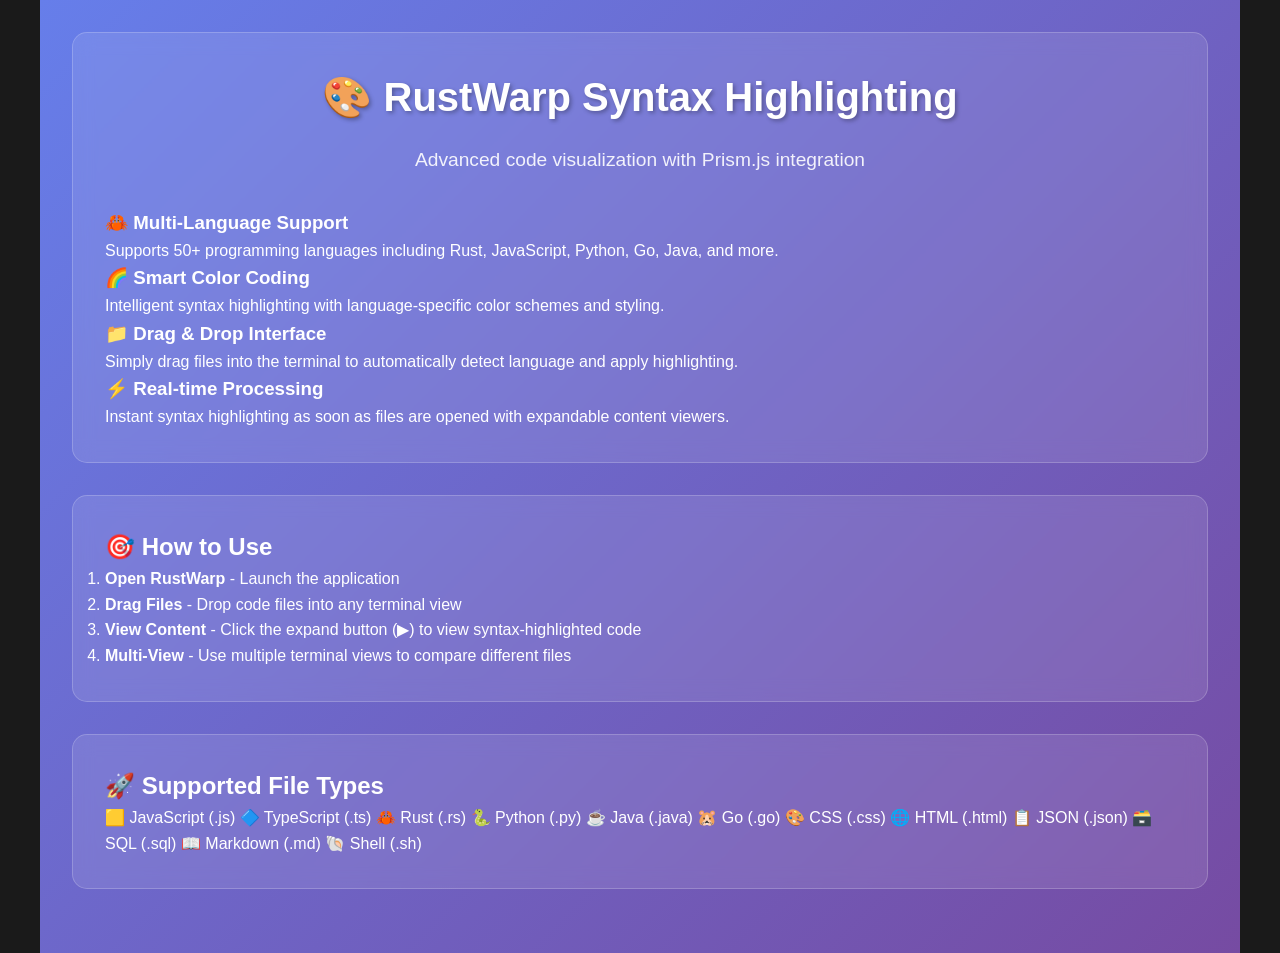
<file: test_files/index.html>
<!DOCTYPE html>
<html lang="en">
<head>
    <meta charset="UTF-8">
    <meta name="viewport" content="width=device-width, initial-scale=1.0">
    <title>RustWarp Syntax Highlighting Demo</title>
    <link rel="stylesheet" href="styles.css">
    <style>
        /* Embedded CSS for demo */
        .demo-container {
            max-width: 1200px;
            margin: 0 auto;
            padding: 2rem;
            background: linear-gradient(135deg, #667eea 0%, #764ba2 100%);
            min-height: 100vh;
        }
        
        .demo-card {
            background: rgba(255, 255, 255, 0.1);
            backdrop-filter: blur(10px);
            border-radius: 15px;
            padding: 2rem;
            margin-bottom: 2rem;
            border: 1px solid rgba(255, 255, 255, 0.2);
        }
        
        .demo-title {
            color: white;
            font-size: 2.5rem;
            text-align: center;
            margin-bottom: 1rem;
            text-shadow: 2px 2px 4px rgba(0, 0, 0, 0.3);
        }
        
        .demo-subtitle {
            color: rgba(255, 255, 255, 0.9);
            text-align: center;
            margin-bottom: 2rem;
            font-size: 1.2rem;
        }
    </style>
</head>
<body>
    <div class="demo-container">
        <div class="demo-card">
            <h1 class="demo-title">🎨 RustWarp Syntax Highlighting</h1>
            <p class="demo-subtitle">Advanced code visualization with Prism.js integration</p>
            
            <div class="features-grid">
                <div class="feature-item">
                    <h3>🦀 Multi-Language Support</h3>
                    <p>Supports 50+ programming languages including Rust, JavaScript, Python, Go, Java, and more.</p>
                </div>
                
                <div class="feature-item">
                    <h3>🌈 Smart Color Coding</h3>
                    <p>Intelligent syntax highlighting with language-specific color schemes and styling.</p>
                </div>
                
                <div class="feature-item">
                    <h3>📁 Drag & Drop Interface</h3>
                    <p>Simply drag files into the terminal to automatically detect language and apply highlighting.</p>
                </div>
                
                <div class="feature-item">
                    <h3>⚡ Real-time Processing</h3>
                    <p>Instant syntax highlighting as soon as files are opened with expandable content viewers.</p>
                </div>
            </div>
        </div>
        
        <div class="demo-card">
            <h2>🎯 How to Use</h2>
            <ol>
                <li><strong>Open RustWarp</strong> - Launch the application</li>
                <li><strong>Drag Files</strong> - Drop code files into any terminal view</li>
                <li><strong>View Content</strong> - Click the expand button (▶) to view syntax-highlighted code</li>
                <li><strong>Multi-View</strong> - Use multiple terminal views to compare different files</li>
            </ol>
        </div>
        
        <div class="demo-card">
            <h2>🚀 Supported File Types</h2>
            <div class="language-grid">
                <span class="lang-tag js">🟨 JavaScript (.js)</span>
                <span class="lang-tag ts">🔷 TypeScript (.ts)</span>
                <span class="lang-tag rust">🦀 Rust (.rs)</span>
                <span class="lang-tag python">🐍 Python (.py)</span>
                <span class="lang-tag java">☕ Java (.java)</span>
                <span class="lang-tag go">🐹 Go (.go)</span>
                <span class="lang-tag css">🎨 CSS (.css)</span>
                <span class="lang-tag html">🌐 HTML (.html)</span>
                <span class="lang-tag json">📋 JSON (.json)</span>
                <span class="lang-tag sql">🗃️ SQL (.sql)</span>
                <span class="lang-tag md">📖 Markdown (.md)</span>
                <span class="lang-tag sh">🐚 Shell (.sh)</span>
            </div>
        </div>
    </div>

    <script>
        // Simple demo JavaScript
        document.addEventListener('DOMContentLoaded', function() {
            console.log('🎉 RustWarp Syntax Highlighting Demo Loaded!');
            
            // Add some interactivity
            const featureItems = document.querySelectorAll('.feature-item');
            featureItems.forEach((item, index) => {
                item.style.animationDelay = `${index * 0.2}s`;
                item.classList.add('fade-in');
            });
            
            // Language tag hover effects
            const langTags = document.querySelectorAll('.lang-tag');
            langTags.forEach(tag => {
                tag.addEventListener('mouseenter', function() {
                    this.style.transform = 'scale(1.1) rotate(2deg)';
                });
                
                tag.addEventListener('mouseleave', function() {
                    this.style.transform = 'scale(1) rotate(0deg)';
                });
            });
        });
        
        // Utility functions
        function showNotification(message, type = 'info') {
            const notification = document.createElement('div');
            notification.className = `notification ${type}`;
            notification.textContent = message;
            document.body.appendChild(notification);
            
            setTimeout(() => {
                notification.remove();
            }, 3000);
        }
        
        // Example async function
        async function loadDemoData() {
            try {
                const response = await fetch('/api/demo-data');
                const data = await response.json();
                return data;
            } catch (error) {
                console.error('Failed to load demo data:', error);
                showNotification('Failed to load demo data', 'error');
                return null;
            }
        }
    </script>
</body>
</html>
</file>
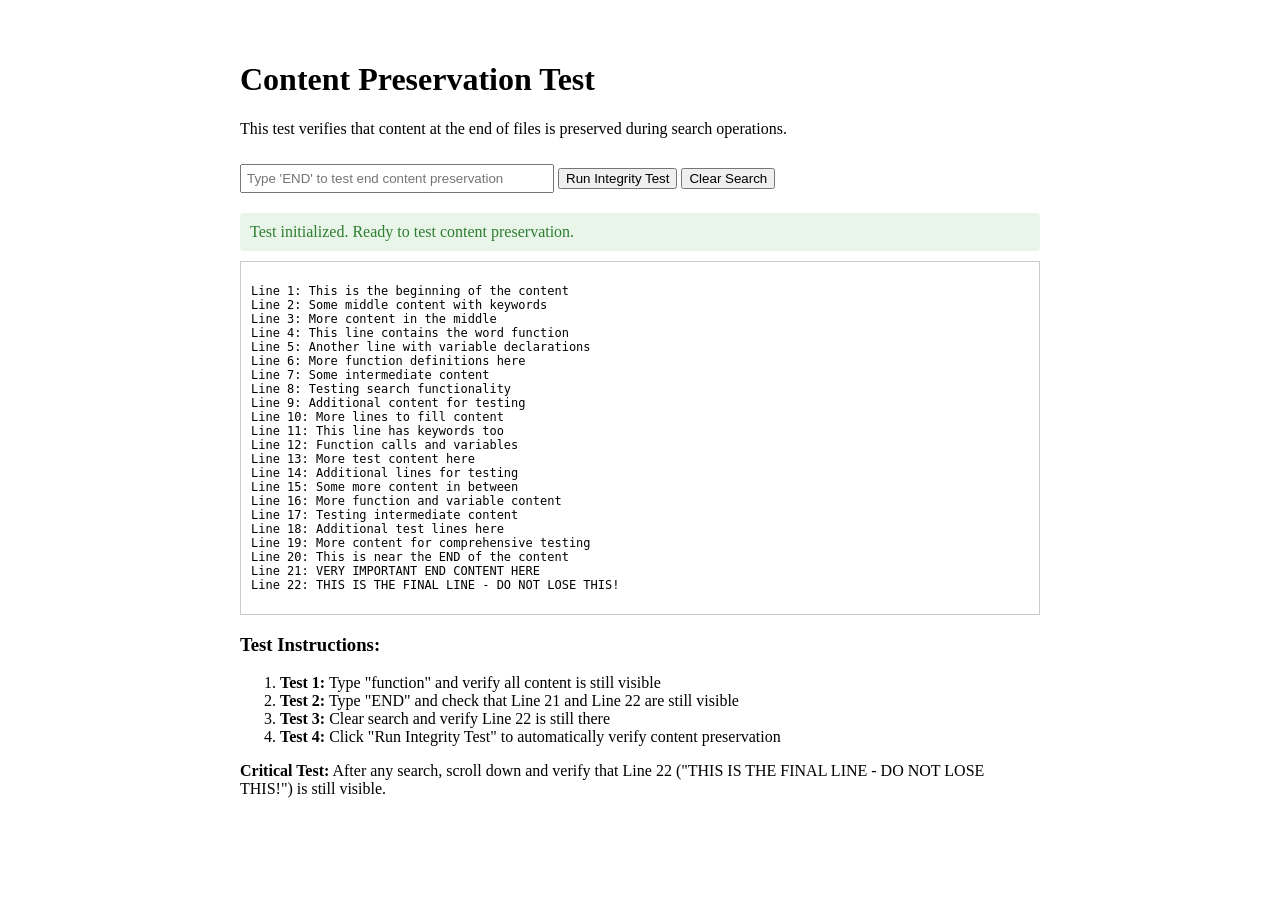
<file: projects/rustwarp/test_content_preservation.html>
<!DOCTYPE html>
<html lang="en">
<head>
    <meta charset="UTF-8">
    <meta name="viewport" content="width=device-width, initial-scale=1.0">
    <title>Content Preservation Test</title>
    <style>
        .test-container {
            max-width: 800px;
            margin: 20px auto;
            padding: 20px;
        }
        .test-content {
            border: 1px solid #ccc;
            padding: 10px;
            margin: 10px 0;
            max-height: 400px;
            overflow-y: auto;
            font-family: monospace;
            font-size: 12px;
        }
        .search-input {
            width: 300px;
            padding: 5px;
            margin: 10px 0;
        }
        .search-results {
            margin: 5px 0;
            font-weight: bold;
        }
        .search-highlight {
            background-color: yellow;
            padding: 1px;
        }
        .search-highlight.current-match {
            background-color: orange;
            padding: 1px;
        }
        .status {
            background: #f0f0f0;
            padding: 10px;
            margin: 10px 0;
            border-radius: 4px;
        }
        .error {
            background: #ffebee;
            color: #c62828;
        }
        .success {
            background: #e8f5e8;
            color: #2e7d32;
        }
    </style>
</head>
<body>
    <div class="test-container">
        <h1>Content Preservation Test</h1>
        <p>This test verifies that content at the end of files is preserved during search operations.</p>
        
        <div>
            <input type="text" id="test-search" class="search-input" placeholder="Type 'END' to test end content preservation">
            <span id="test-search-results" class="search-results"></span>
            <button onclick="runContentIntegrityTest()">Run Integrity Test</button>
            <button onclick="clearSearch()">Clear Search</button>
        </div>
        
        <div id="status" class="status">Ready for testing...</div>
        
        <div class="test-content" id="test-content">
            <pre><code data-original-content="Line 1: This is the beginning of the content
Line 2: Some middle content with keywords
Line 3: More content in the middle
Line 4: This line contains the word function
Line 5: Another line with variable declarations
Line 6: More function definitions here
Line 7: Some intermediate content
Line 8: Testing search functionality
Line 9: Additional content for testing
Line 10: More lines to fill content
Line 11: This line has keywords too
Line 12: Function calls and variables
Line 13: More test content here
Line 14: Additional lines for testing
Line 15: Some more content in between
Line 16: More function and variable content
Line 17: Testing intermediate content
Line 18: Additional test lines here
Line 19: More content for comprehensive testing
Line 20: This is near the END of the content
Line 21: VERY IMPORTANT END CONTENT HERE
Line 22: THIS IS THE FINAL LINE - DO NOT LOSE THIS!">Line 1: This is the beginning of the content
Line 2: Some middle content with keywords
Line 3: More content in the middle
Line 4: This line contains the word function
Line 5: Another line with variable declarations
Line 6: More function definitions here
Line 7: Some intermediate content
Line 8: Testing search functionality
Line 9: Additional content for testing
Line 10: More lines to fill content
Line 11: This line has keywords too
Line 12: Function calls and variables
Line 13: More test content here
Line 14: Additional lines for testing
Line 15: Some more content in between
Line 16: More function and variable content
Line 17: Testing intermediate content
Line 18: Additional test lines here
Line 19: More content for comprehensive testing
Line 20: This is near the END of the content
Line 21: VERY IMPORTANT END CONTENT HERE
Line 22: THIS IS THE FINAL LINE - DO NOT LOSE THIS!</code></pre>
        </div>
        
        <div>
            <h3>Test Instructions:</h3>
            <ol>
                <li><strong>Test 1:</strong> Type "function" and verify all content is still visible</li>
                <li><strong>Test 2:</strong> Type "END" and check that Line 21 and Line 22 are still visible</li>
                <li><strong>Test 3:</strong> Clear search and verify Line 22 is still there</li>
                <li><strong>Test 4:</strong> Click "Run Integrity Test" to automatically verify content preservation</li>
            </ol>
            <p><strong>Critical Test:</strong> After any search, scroll down and verify that Line 22 ("THIS IS THE FINAL LINE - DO NOT LOSE THIS!") is still visible.</p>
        </div>
    </div>

    <script>
        // Simplified search implementation based on the fixed version
        let searchState = {};

        function escapeHtml(text) {
            const div = document.createElement('div');
            div.textContent = text;
            return div.innerHTML;
        }

        function escapeRegExp(string) {
            return string.replace(/[.*+?^${}()|[\]\\]/g, '\\$&');
        }

        function setupFileSearch(searchId, contentId) {
            const searchInput = document.getElementById(searchId);
            const contentElement = document.getElementById(contentId);
            
            if (!searchInput || !contentElement) return;
            
            const codeElement = contentElement.querySelector('code');
            let originalContent = null;
            
            if (codeElement) {
                originalContent = codeElement.dataset.originalContent || codeElement.textContent || '';
                console.log(`🔍 Setting up search for ${searchId}, content length: ${originalContent.length}`);
            }
            
            // Initialize with backup content
            searchState[searchId] = {
                currentMatch: 0,
                totalMatches: 0,
                originalContent: originalContent,
                backupContent: originalContent, // Additional backup
                contentElement: contentElement,
                isLargeFile: originalContent ? originalContent.length > 1000 : false
            };
            
            searchInput.addEventListener('input', (e) => {
                performFileSearch(searchId, contentId, e.target.value);
            });
        }

        function performFileSearch(searchId, contentId, query) {
            const contentElement = document.getElementById(contentId);
            const resultsElement = document.getElementById(`${searchId}-results`);
            const codeElement = contentElement.querySelector('code');
            
            if (!contentElement || !codeElement) return;
            
            const originalContent = searchState[searchId].originalContent;
            if (!originalContent) return;
            
            if (!query.trim()) {
                // Clear search - restore original content with integrity check
                const contentToRestore = originalContent || searchState[searchId].backupContent;
                if (contentToRestore) {
                    codeElement.innerHTML = escapeHtml(contentToRestore);
                    updateStatus(`Restored content: ${contentToRestore.length} characters`, 'success');
                }
                resultsElement.textContent = '';
                return;
            }
            
            // Perform search
            const regex = new RegExp(escapeRegExp(query), 'gi');
            const matches = [...originalContent.matchAll(regex)];
            
            if (matches.length === 0) {
                resultsElement.textContent = 'No matches';
                const contentToRestore = originalContent || searchState[searchId].backupContent;
                if (contentToRestore) {
                    codeElement.innerHTML = escapeHtml(contentToRestore);
                }
            } else {
                resultsElement.textContent = `1/${matches.length}`;
                highlightMatches(matches, originalContent, codeElement);
            }
        }

        function highlightMatches(matches, originalContent, codeElement) {
            console.log(`🔍 Highlighting ${matches.length} matches in ${originalContent.length} characters`);
            
            try {
                let highlightedContent = originalContent;
                
                // Sort matches by index in descending order
                const sortedMatches = [...matches].sort((a, b) => b.index - a.index);
                
                // Process all matches
                sortedMatches.forEach((match, index) => {
                    const start = match.index;
                    const end = start + match[0].length;
                    
                    // Validate indices
                    if (start < 0 || end > highlightedContent.length || start >= end) {
                        console.warn(`🔍 Invalid match indices: start=${start}, end=${end}`);
                        return;
                    }
                    
                    const isCurrentMatch = index === sortedMatches.length - 1; // Last processed = first match
                    const highlightClass = isCurrentMatch ? 'search-highlight current-match' : 'search-highlight';
                    const matchText = highlightedContent.slice(start, end);
                    const replacement = `<span class="${highlightClass}">${escapeHtml(matchText)}</span>`;
                    
                    // Safely replace content
                    const before = highlightedContent.slice(0, start);
                    const after = highlightedContent.slice(end);
                    highlightedContent = before + replacement + after;
                });
                
                console.log(`🔍 Final content length: ${highlightedContent.length}, original: ${originalContent.length}`);
                
                // Update DOM
                codeElement.innerHTML = highlightedContent;
                
                // Verify content integrity
                const finalTextLength = codeElement.textContent.length;
                if (Math.abs(finalTextLength - originalContent.length) > 10) {
                    updateStatus(`❌ Content length mismatch! Original: ${originalContent.length}, Final: ${finalTextLength}`, 'error');
                    // Fallback
                    codeElement.innerHTML = escapeHtml(originalContent);
                } else {
                    updateStatus(`✅ Content preserved successfully. Length: ${finalTextLength}`, 'success');
                }
                
            } catch (error) {
                console.error('🔍 Error in highlighting:', error);
                updateStatus(`❌ Error in highlighting: ${error.message}`, 'error');
                codeElement.innerHTML = escapeHtml(originalContent);
            }
        }

        function clearSearch() {
            const searchInput = document.getElementById('test-search');
            if (searchInput) {
                searchInput.value = '';
                performFileSearch('test-search', 'test-content', '');
            }
        }

        function updateStatus(message, type = '') {
            const statusElement = document.getElementById('status');
            statusElement.textContent = message;
            statusElement.className = `status ${type}`;
        }

        function runContentIntegrityTest() {
            updateStatus('Running content integrity test...', '');
            
            const originalContent = searchState['test-search'].originalContent;
            const contentElement = document.getElementById('test-content');
            const codeElement = contentElement.querySelector('code');
            
            // Test 1: Check original content
            const currentText = codeElement.textContent;
            const hasLastLine = currentText.includes('THIS IS THE FINAL LINE - DO NOT LOSE THIS!');
            
            if (!hasLastLine) {
                updateStatus('❌ FAILED: Final line is missing!', 'error');
                return;
            }
            
            // Test 2: Perform search and check integrity
            performFileSearch('test-search', 'test-content', 'function');
            
            setTimeout(() => {
                const afterSearchText = codeElement.textContent;
                const stillHasLastLine = afterSearchText.includes('THIS IS THE FINAL LINE - DO NOT LOSE THIS!');
                
                if (!stillHasLastLine) {
                    updateStatus('❌ FAILED: Final line lost after search!', 'error');
                } else {
                    const lengthDiff = Math.abs(afterSearchText.length - originalContent.length);
                    if (lengthDiff <= 10) {
                        updateStatus('✅ PASSED: Content integrity maintained!', 'success');
                    } else {
                        updateStatus(`⚠️ WARNING: Content length changed by ${lengthDiff} characters`, 'error');
                    }
                }
                
                // Clear search
                setTimeout(() => {
                    clearSearch();
                    setTimeout(() => {
                        const finalText = codeElement.textContent;
                        const finalHasLastLine = finalText.includes('THIS IS THE FINAL LINE - DO NOT LOSE THIS!');
                        if (finalHasLastLine) {
                            updateStatus('✅ COMPLETE: All tests passed! Content preserved.', 'success');
                        } else {
                            updateStatus('❌ FAILED: Content lost after clearing search!', 'error');
                        }
                    }, 100);
                }, 1000);
            }, 100);
        }

        // Initialize the test
        document.addEventListener('DOMContentLoaded', function() {
            setupFileSearch('test-search', 'test-content');
            updateStatus('Test initialized. Ready to test content preservation.', 'success');
        });
    </script>
</body>
</html>
</file>
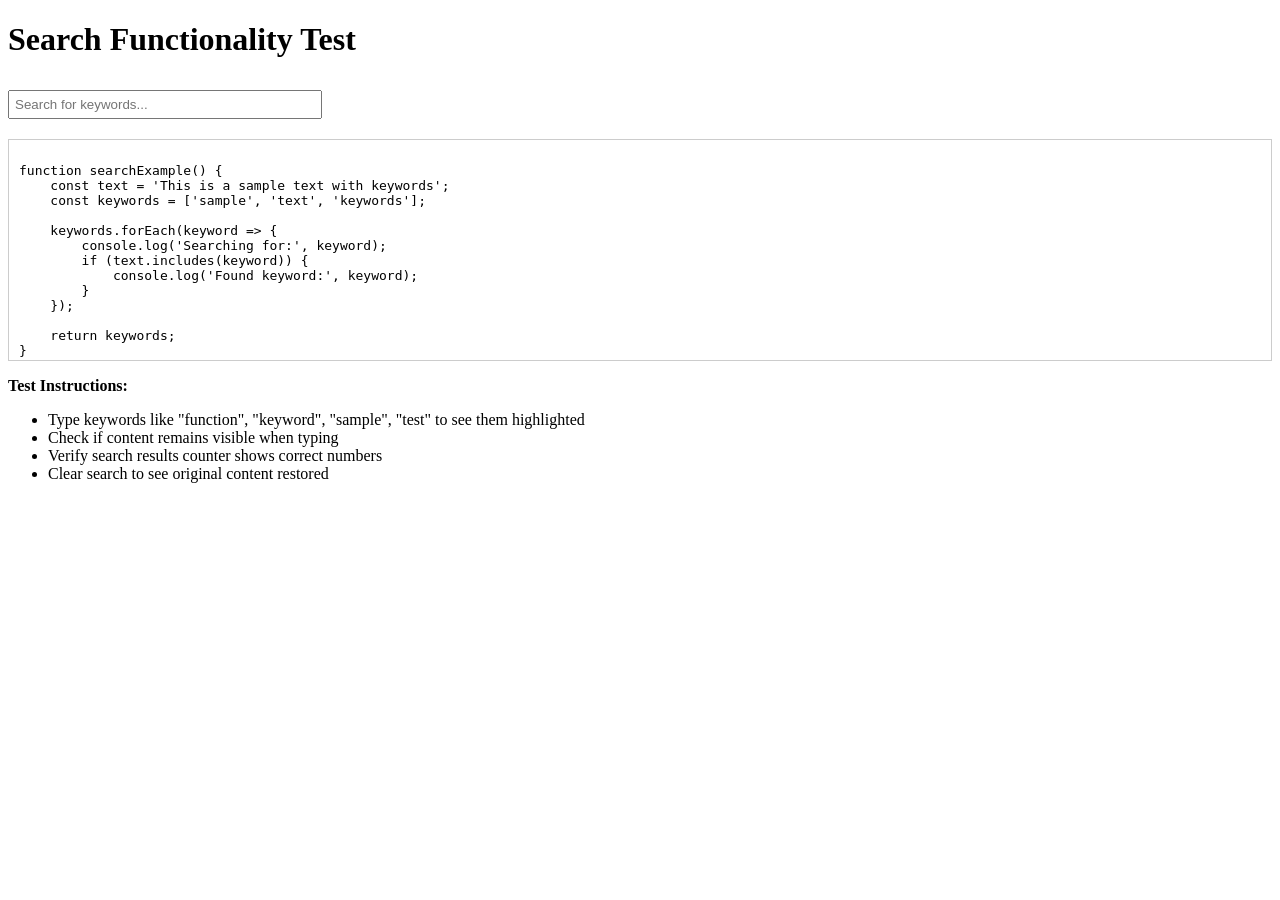
<file: projects/rustwarp/test_search.html>
<!DOCTYPE html>
<html lang="en">
<head>
    <meta charset="UTF-8">
    <meta name="viewport" content="width=device-width, initial-scale=1.0">
    <title>Search Functionality Test</title>
    <style>
        .search-highlight {
            background-color: rgba(255, 235, 59, 0.3);
            border: 1px solid rgba(255, 235, 59, 0.6);
        }
        .search-highlight.current-match {
            background-color: rgba(255, 87, 34, 0.4);
            border: 1px solid rgba(255, 87, 34, 0.8);
        }
        .test-content {
            border: 1px solid #ccc;
            padding: 10px;
            margin: 10px 0;
            max-height: 200px;
            overflow-y: auto;
        }
        .search-input {
            width: 300px;
            padding: 5px;
            margin: 10px 0;
        }
        .search-results {
            margin: 5px 0;
            font-weight: bold;
        }
        .search-results.has-matches {
            color: #1976D2;
            background: rgba(25, 118, 210, 0.1);
            padding: 2px 8px;
            border-radius: 3px;
        }
        .search-results.no-matches {
            color: #FF5722;
            background: rgba(255, 87, 34, 0.1);
            padding: 2px 8px;
            border-radius: 3px;
        }
    </style>
</head>
<body>
    <h1>Search Functionality Test</h1>
    
    <div>
        <input type="text" id="test-search" class="search-input" placeholder="Search for keywords...">
        <span id="test-search-results" class="search-results"></span>
    </div>
    
    <div class="test-content" id="test-content">
        <pre><code data-original-content="function searchExample() {
    const text = 'This is a sample text with keywords';
    const keywords = ['sample', 'text', 'keywords'];
    
    keywords.forEach(keyword => {
        console.log('Searching for:', keyword);
        if (text.includes(keyword)) {
            console.log('Found keyword:', keyword);
        }
    });
    
    return keywords;
}

// Another function with more text
function anotherExample() {
    const data = {
        name: 'Test',
        keywords: ['example', 'test', 'search'],
        content: 'More sample content here'
    };
    
    return data;
}">function searchExample() {
    const text = 'This is a sample text with keywords';
    const keywords = ['sample', 'text', 'keywords'];
    
    keywords.forEach(keyword => {
        console.log('Searching for:', keyword);
        if (text.includes(keyword)) {
            console.log('Found keyword:', keyword);
        }
    });
    
    return keywords;
}

// Another function with more text
function anotherExample() {
    const data = {
        name: 'Test',
        keywords: ['example', 'test', 'search'],
        content: 'More sample content here'
    };
    
    return data;
}</code></pre>
    </div>
    
    <div>
        <p><strong>Test Instructions:</strong></p>
        <ul>
            <li>Type keywords like "function", "keyword", "sample", "test" to see them highlighted</li>
            <li>Check if content remains visible when typing</li>
            <li>Verify search results counter shows correct numbers</li>
            <li>Clear search to see original content restored</li>
        </ul>
    </div>

    <script>
        // Mock search state (simplified version for testing)
        let searchState = {};

        function escapeHtml(text) {
            const div = document.createElement('div');
            div.textContent = text;
            return div.innerHTML;
        }

        function escapeRegExp(string) {
            return string.replace(/[.*+?^${}()|[\]\\]/g, '\\$&');
        }

        function setupFileSearch(searchId, contentId) {
            const searchInput = document.getElementById(searchId);
            const contentElement = document.getElementById(contentId);
            
            if (!searchInput || !contentElement) return;
            
            const codeElement = contentElement.querySelector('code');
            let originalContent = null;
            
            if (codeElement) {
                originalContent = codeElement.dataset.originalContent || codeElement.textContent || '';
                console.log(`🔍 Setting up search for ${searchId}, content length: ${originalContent.length}`);
            } else {
                console.warn(`🔍 No code element found for ${searchId}`);
            }
            
            searchState[searchId] = {
                currentMatch: 0,
                totalMatches: 0,
                originalContent: originalContent,
                contentElement: contentElement
            };
            
            searchInput.addEventListener('input', (e) => {
                performFileSearch(searchId, contentId, e.target.value);
            });
        }

        function performFileSearch(searchId, contentId, query) {
            const contentElement = document.getElementById(contentId);
            const resultsElement = document.getElementById(`${searchId}-results`);
            const codeElement = contentElement.querySelector('code');
            
            if (!contentElement || !codeElement) {
                console.warn(`🔍 Search elements not found - contentElement: ${!!contentElement}, codeElement: ${!!codeElement}`);
                return;
            }
            
            if (!searchState[searchId]) {
                console.log(`🔍 Re-initializing search state for ${searchId}`);
                setupFileSearch(searchId, contentId);
                if (!searchState[searchId]) {
                    console.error(`🔍 Failed to initialize search state for ${searchId}`);
                    return;
                }
            }
            
            if (!searchState[searchId].originalContent) {
                const dataOriginalContent = codeElement.dataset.originalContent;
                if (dataOriginalContent) {
                    searchState[searchId].originalContent = dataOriginalContent;
                } else {
                    const textContent = codeElement.textContent || codeElement.innerText || '';
                    searchState[searchId].originalContent = textContent;
                }
            }
            
            const originalContent = searchState[searchId].originalContent;
            
            if (!originalContent) {
                console.warn(`🔍 No original content found for search ${searchId}`);
                return;
            }
            
            console.log(`🔍 Searching "${query}" in ${originalContent.length} characters for ${searchId}`);
            
            if (!query.trim()) {
                codeElement.innerHTML = escapeHtml(originalContent);
                resultsElement.textContent = '';
                searchState[searchId].currentMatch = 0;
                searchState[searchId].totalMatches = 0;
                return;
            }
            
            const regex = new RegExp(escapeRegExp(query), 'gi');
            const matches = [...originalContent.matchAll(regex)];
            
            searchState[searchId].totalMatches = matches.length;
            searchState[searchId].currentMatch = matches.length > 0 ? 1 : 0;
            
            if (matches.length === 0) {
                resultsElement.textContent = 'No matches';
                resultsElement.className = 'search-results no-matches';
                codeElement.innerHTML = escapeHtml(originalContent);
            } else {
                resultsElement.textContent = `${searchState[searchId].currentMatch}/${matches.length}`;
                resultsElement.className = 'search-results has-matches';
                
                let highlightedContent = originalContent;
                
                const sortedMatches = [...matches].sort((a, b) => b.index - a.index);
                
                sortedMatches.forEach((match, reverseIndex) => {
                    const start = match.index;
                    const end = start + match[0].length;
                    const originalIndex = matches.indexOf(match);
                    const isCurrentMatch = originalIndex === 0;
                    
                    const highlightClass = isCurrentMatch ? 'search-highlight current-match' : 'search-highlight';
                    const replacement = `<span class="${highlightClass}" data-match-index="${originalIndex}">${escapeHtml(match[0])}</span>`;
                    
                    highlightedContent = highlightedContent.slice(0, start) + replacement + highlightedContent.slice(end);
                });
                
                codeElement.innerHTML = highlightedContent;
            }
        }

        // Initialize the test search
        document.addEventListener('DOMContentLoaded', function() {
            setupFileSearch('test-search', 'test-content');
            console.log('🧪 Test search functionality initialized');
        });
    </script>
</body>
</html>
</file>
<file: test_files/styles.css>
/* CSS Example File */
:root {
  --primary-color: #646cff;
  --secondary-color: #4682b4;
  --background-dark: #1a1a1a;
  --text-light: #ffffff;
  --border-radius: 8px;
  --transition-speed: 0.3s;
}

/* Reset and base styles */
* {
  margin: 0;
  padding: 0;
  box-sizing: border-box;
}

body {
  font-family: 'Inter', 'Segoe UI', sans-serif;
  background-color: var(--background-dark);
  color: var(--text-light);
  line-height: 1.6;
  transition: all var(--transition-speed) ease;
}

/* Container and layout */
.container {
  max-width: 1200px;
  margin: 0 auto;
  padding: 2rem;
  display: grid;
  grid-template-columns: repeat(auto-fit, minmax(300px, 1fr));
  gap: 2rem;
}

/* Card component */
.card {
  background: linear-gradient(145deg, #2a2a2a, #1e1e1e);
  border-radius: var(--border-radius);
  padding: 1.5rem;
  box-shadow: 
    0 4px 20px rgba(0, 0, 0, 0.3),
    0 0 0 1px rgba(255, 255, 255, 0.1);
  transition: transform var(--transition-speed) ease;
}

.card:hover {
  transform: translateY(-5px);
  box-shadow: 
    0 8px 30px rgba(0, 0, 0, 0.4),
    0 0 0 1px rgba(100, 108, 255, 0.3);
}

.card-title {
  font-size: 1.5rem;
  font-weight: 600;
  margin-bottom: 1rem;
  color: var(--primary-color);
}

.card-content {
  color: rgba(255, 255, 255, 0.8);
  margin-bottom: 1rem;
}

/* Button styles */
.btn {
  display: inline-flex;
  align-items: center;
  gap: 0.5rem;
  padding: 0.75rem 1.5rem;
  background: var(--primary-color);
  color: white;
  text-decoration: none;
  border-radius: var(--border-radius);
  font-weight: 500;
  transition: all var(--transition-speed) ease;
  border: 2px solid transparent;
  cursor: pointer;
}

.btn:hover {
  background: transparent;
  border-color: var(--primary-color);
  color: var(--primary-color);
  transform: scale(1.05);
}

.btn-secondary {
  background: var(--secondary-color);
}

.btn-secondary:hover {
  border-color: var(--secondary-color);
  color: var(--secondary-color);
}

/* Responsive design */
@media (max-width: 768px) {
  .container {
    grid-template-columns: 1fr;
    padding: 1rem;
  }
  
  .card {
    padding: 1rem;
  }
  
  .card-title {
    font-size: 1.25rem;
  }
}

@media (max-width: 480px) {
  .btn {
    width: 100%;
    justify-content: center;
  }
}

/* Animation keyframes */
@keyframes fadeIn {
  from {
    opacity: 0;
    transform: translateY(20px);
  }
  to {
    opacity: 1;
    transform: translateY(0);
  }
}

.fade-in {
  animation: fadeIn 0.6s ease-out;
}

/* Dark mode adjustments */
@media (prefers-color-scheme: dark) {
  .card {
    background: linear-gradient(145deg, #2d2d2d, #1a1a1a);
  }
}
</file>
